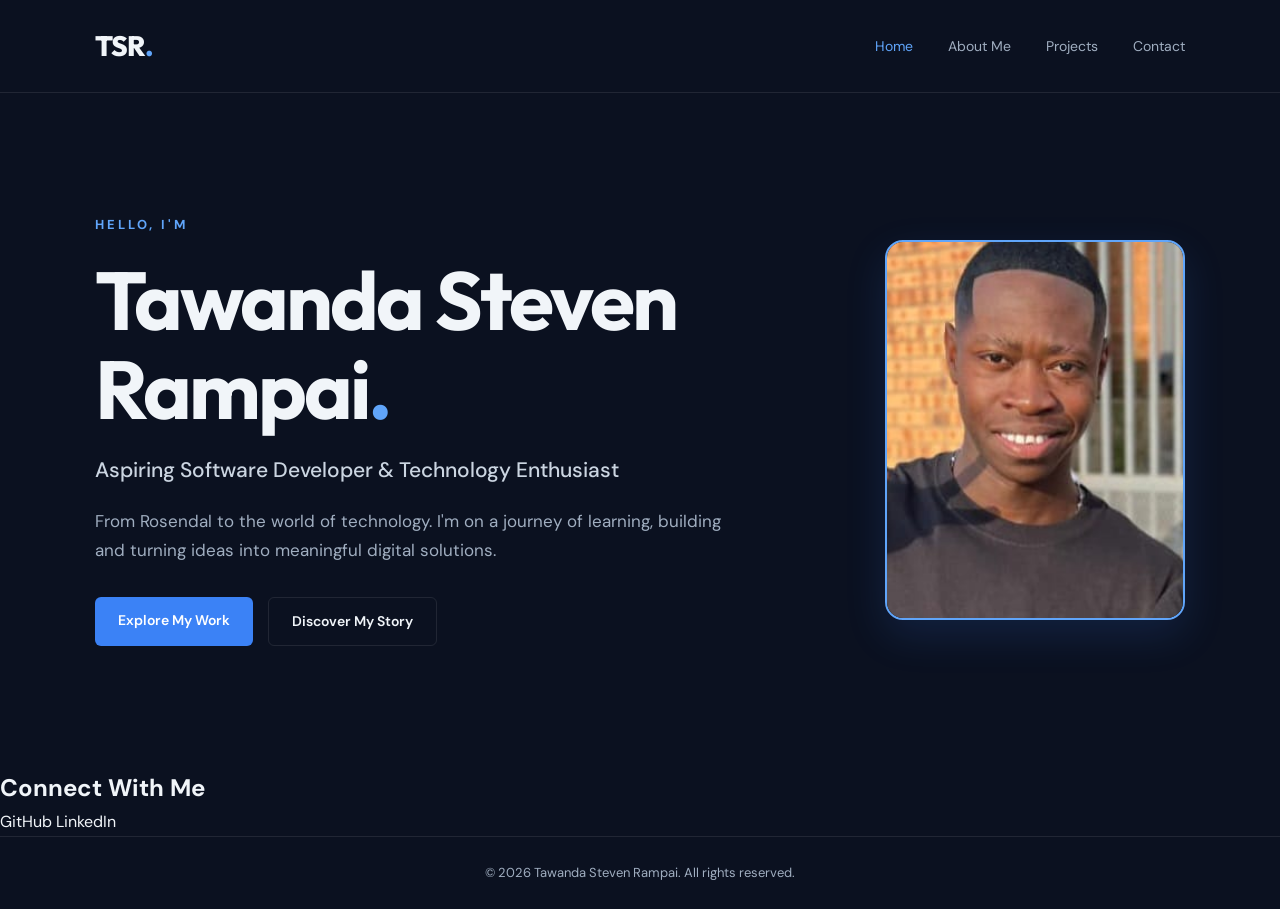
<file: index.html>
<!DOCTYPE html>
<html lang="en">

<head>
    <meta charset="UTF-8">
    <meta name="viewport" content="width=device-width, initial-scale=1.0">

    <title>Tawanda Steven Rampai | Software Developer Portfolio</title>

    <meta name="description" content="Personal portfolio of Tawanda Steven Rampai, a University of Limpopo Mathematical Science student exploring software development, programming and web projects.">

    <meta name="author" content="Tawanda Steven Rampai">
    <meta name="theme-color" content="#0b1120">

    <link rel="canonical" href="https://tawandarampai10-bot.github.io/tawanda-portfolio/">

    <meta property="og:type" content="website">
    <meta property="og:title" content="Tawanda Steven Rampai | Software Developer Portfolio">
    <meta property="og:description" content="Explore the portfolio, projects and learning journey of Tawanda Steven Rampai.">
    <meta property="og:url" content="https://tawandarampai10-bot.github.io/tawanda-portfolio/">
    <meta property="og:image" content="https://tawandarampai10-bot.github.io/tawanda-portfolio/assets/profile.jpg">

    <meta name="twitter:card" content="summary_large_image">
    <meta name="twitter:title" content="Tawanda Steven Rampai | Portfolio">
    <meta name="twitter:description" content="Aspiring software developer exploring programming and technology.">
    <meta name="twitter:image" content="https://tawandarampai10-bot.github.io/tawanda-portfolio/assets/profile.jpg">

    <link rel="stylesheet" href="css/style.css">
    <script type="application/ld+json">
{
  "@context": "https://schema.org",
  "@type": "Person",
  "name": "Tawanda Steven Rampai",
  "url": "https://tawandarampai10-bot.github.io/tawanda-portfolio/",
  "image": "https://tawandarampai10-bot.github.io/tawanda-portfolio/assets/profile.jpg",
  "jobTitle": "Aspiring Software Developer",
  "affiliation": {
    "@type": "CollegeOrUniversity",
    "name": "University of Limpopo"
  },
  "sameAs": [
    "https://github.com/tawandarampai10-bot",
    "https://www.linkedin.com/in/tawanda-rampai-848093382/"
  ]
}
</script>
</head>


<body>

    <header>
        <nav class="navbar">
            <a href="index.html" class="logo">TSR<span>.</span></a>

            <ul class="nav-links">
                <li><a href="index.html" class="active">Home</a></li>
                <li><a href="about.html">About Me</a></li>
                <li><a href="projects.html">Projects</a></li>
                <li><a href="contact.html">Contact</a></li>
            </ul>
        </nav>
    </header>

    <main>
        <section class="hero">

            <img src="assets/profile.jpg"
     alt="Portrait of Tawanda Steven Rampai"
     class="profile-image">

            <p class="intro">HELLO, I'M</p>

            <h1>Tawanda Steven<br>Rampai<span>.</span></h1>

            <h2>Aspiring Software Developer & Technology Enthusiast</h2>

            <p class="hero-description">
                From Rosendal to the world of technology.
                I'm on a journey of learning, building and turning
                ideas into meaningful digital solutions.
            </p>

            <div class="hero-buttons">
                <a href="projects.html" class="btn primary-btn">
                    Explore My Work
                </a>

                <a href="about.html" class="btn secondary-btn">
                    Discover My Story
                </a>
            </div>
        </section>
    </main>

    <section class="social-links">
    <h2>Connect With Me</h2>

    <a href="https://github.com/tawandarampai10-bot" target="_blank" rel="noopener noreferrer">
        GitHub
    </a>

    <a href="https://www.linkedin.com/in/tawanda-rampai-848093382/" target="_blank" rel="noopener noreferrer">
        LinkedIn
    </a>
</section>
    <footer>
        <p>© 2026 Tawanda Steven Rampai. All rights reserved.</p>
    </footer>

    <script src="js/script.js"></script>
</body>
</html>
</file>
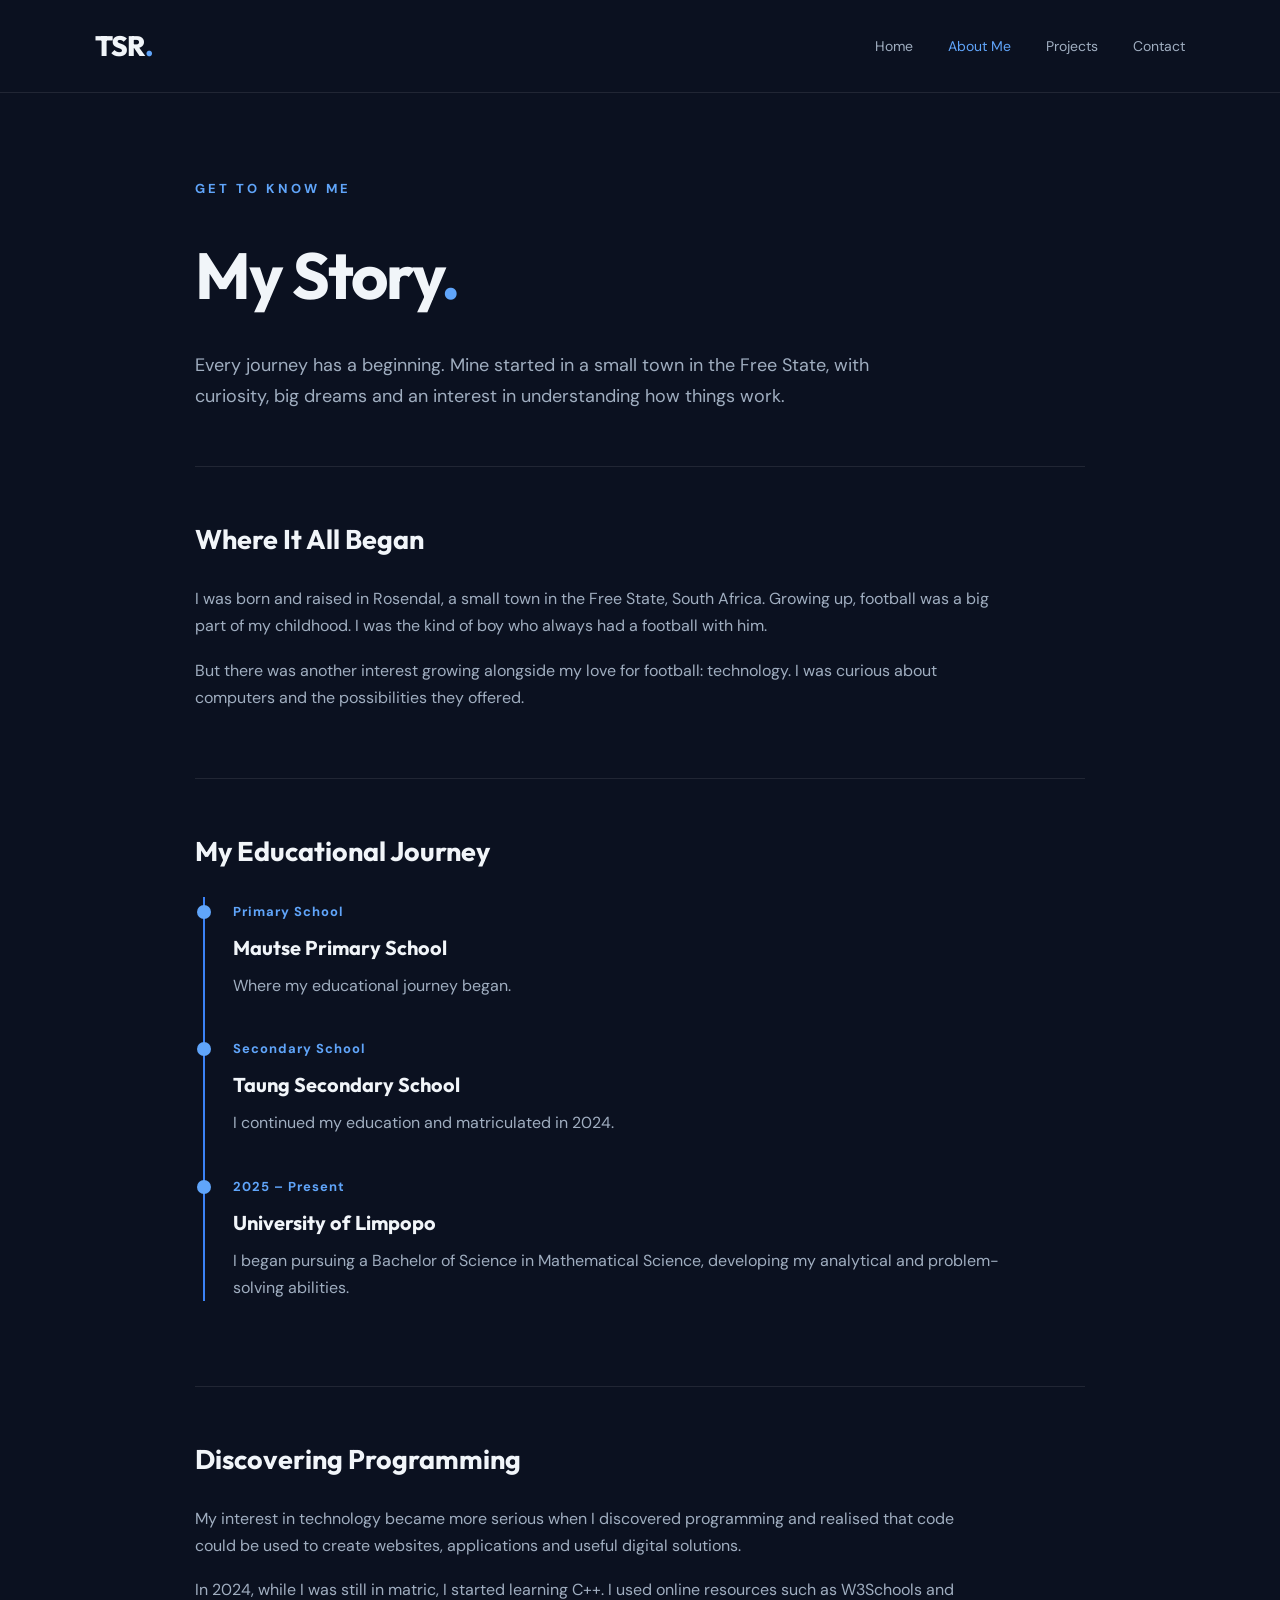
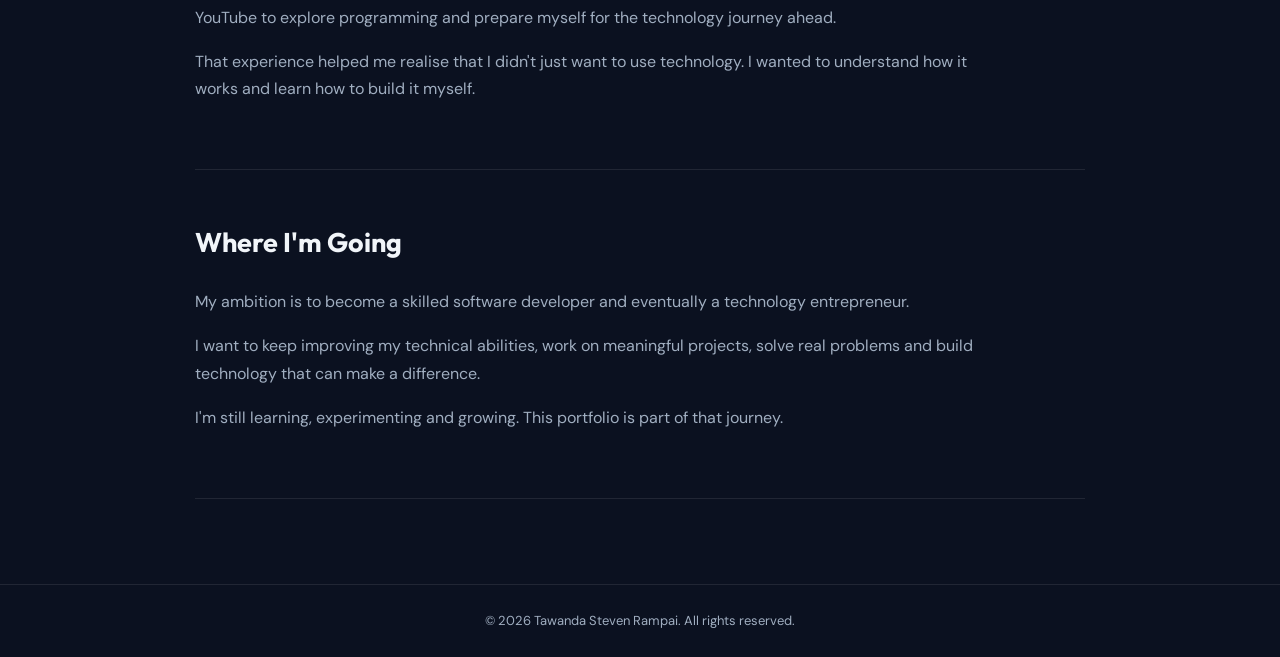
<file: about.html>
<!DOCTYPE html>
<html lang="en">
<head>
    <meta charset="UTF-8">
    <meta name="viewport" content="width=device-width, initial-scale=1.0">
    <meta name="description" content="Learn about the background, education and technology journey of Tawanda Steven Rampai.">
    <meta name="author" content="Tawanda Steven Rampai">
    <meta name="theme-color" content="#0b1120">
    <title>About Me | Tawanda Steven Rampai</title>
    <link rel="stylesheet" href="css/style.css">
</head>

<body>

    <header>
        <nav class="navbar">
            <a href="index.html" class="logo">TSR<span>.</span></a>

            <ul class="nav-links">
                <li><a href="index.html">Home</a></li>
                <li><a href="about.html" class="active">About Me</a></li>
                <li><a href="projects.html">Projects</a></li>
                <li><a href="contact.html">Contact</a></li>
            </ul>
        </nav>
    </header>

    <main class="about-page">

        <section class="about-intro">
            <p class="intro">GET TO KNOW ME</p>
            <h1>My Story<span>.</span></h1>

            <p>
                Every journey has a beginning. Mine started in a small
                town in the Free State, with curiosity, big dreams and
                an interest in understanding how things work.
            </p>
        </section>

        <section class="story-section">
            <h2>Where It All Began</h2>

            <p>
                I was born and raised in Rosendal, a small town in the
                Free State, South Africa. Growing up, football was a
                big part of my childhood. I was the kind of boy who
                always had a football with him.
            </p>

            <p>
                But there was another interest growing alongside my
                love for football: technology. I was curious about
                computers and the possibilities they offered.
            </p>
        </section>

        <section class="story-section">
            <h2>My Educational Journey</h2>

            <div class="timeline">

                <div class="timeline-item">
                    <span class="timeline-year">Primary School</span>
                    <h3>Mautse Primary School</h3>
                    <p>Where my educational journey began.</p>
                </div>

                <div class="timeline-item">
                    <span class="timeline-year">Secondary School</span>
                    <h3>Taung Secondary School</h3>
                    <p>
                        I continued my education and matriculated
                        in 2024.
                    </p>
                </div>

                <div class="timeline-item">
                    <span class="timeline-year">2025 – Present</span>
                    <h3>University of Limpopo</h3>
                    <p>
                        I began pursuing a Bachelor of Science in
                        Mathematical Science, developing my
                        analytical and problem-solving abilities.
                    </p>
                </div>

            </div>
        </section>

        <section class="story-section">
            <h2>Discovering Programming</h2>

            <p>
                My interest in technology became more serious when
                I discovered programming and realised that code
                could be used to create websites, applications and
                useful digital solutions.
            </p>

            <p>
                In 2024, while I was still in matric, I started
                learning C++. I used online resources such as
                W3Schools and YouTube to explore programming and
                prepare myself for the technology journey ahead.
            </p>

            <p>
                That experience helped me realise that I didn't
                just want to use technology. I wanted to understand
                how it works and learn how to build it myself.
            </p>
        </section>

        <section class="story-section">
            <h2>Where I'm Going</h2>

            <p>
                My ambition is to become a skilled software developer
                and eventually a technology entrepreneur.
            </p>

            <p>
                I want to keep improving my technical abilities,
                work on meaningful projects, solve real problems
                and build technology that can make a difference.
            </p>

            <p>
                I'm still learning, experimenting and growing.
                This portfolio is part of that journey.
            </p>
        </section>

    </main>

    <footer>
        <p>© 2026 Tawanda Steven Rampai. All rights reserved.</p>
    </footer>

    <script src="js/script.js"></script>
</body>
</html>
</file>
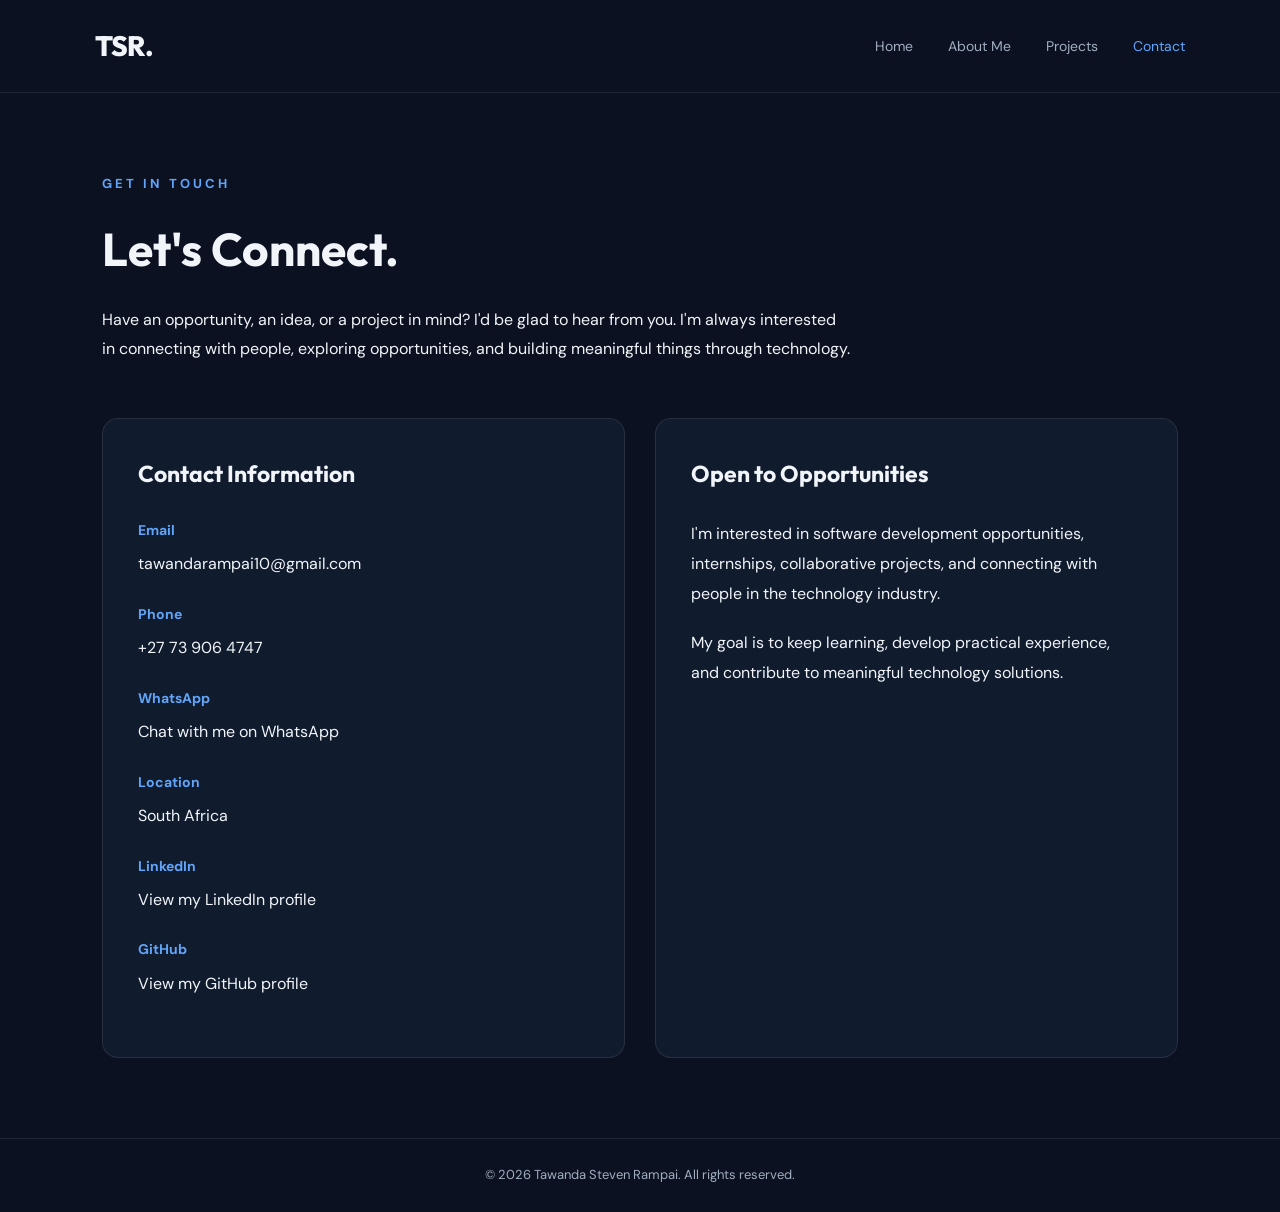
<file: contact.html>
<!DOCTYPE html>
<html lang="en">
<head>
    <meta charset="UTF-8">
    <meta name="viewport" content="width=device-width, initial-scale=1.0">

    <meta name="description" content="Contact Tawanda Steven Rampai for software development opportunities, internships, collaborations and professional connections.">

    <meta name="author" content="Tawanda Steven Rampai">
    <meta name="theme-color" content="#0b1120">

    <title>Contact | Tawanda Steven Rampai</title>

    <link rel="stylesheet" href="css/style.css">
</head>

<body>

    <!-- Navigation -->
    <header>
        <nav class="navbar">

            <a href="index.html" class="logo">TSR.</a>

            <ul class="nav-links">
                <li><a href="index.html">Home</a></li>
                <li><a href="about.html">About Me</a></li>
                <li><a href="projects.html">Projects</a></li>
                <li><a href="contact.html" class="active">Contact</a></li>
            </ul>

        </nav>
    </header>


    <!-- Contact Page -->
    <main class="contact-page">

        <section class="contact-intro">

            <p class="section-label">GET IN TOUCH</p>

            <h1>Let's Connect.</h1>

            <p>
                Have an opportunity, an idea, or a project in mind?
                I'd be glad to hear from you. I'm always interested
                in connecting with people, exploring opportunities,
                and building meaningful things through technology.
            </p>

        </section>


        <!-- Contact Information -->
        <section class="contact-content">

            <div class="contact-details">

                <h2>Contact Information</h2>

                <!-- Email -->
                <div class="contact-item">

                    <h3>Email</h3>

                    <p>
                        <a href="mailto:tawandarampai10@gmail.com">
                            tawandarampai10@gmail.com
                        </a>
                    </p>

                </div>


                <!-- Phone -->
                <div class="contact-item">

                    <h3>Phone</h3>

                    <p>
                        <a href="tel:+27739064747">
                            +27 73 906 4747
                        </a>
                    </p>

                </div>


                <!-- WhatsApp -->
                <div class="contact-item">

                    <h3>WhatsApp</h3>

                    <p>
                        <a href="https://wa.me/27739064747"
                           target="_blank"
                           rel="noopener noreferrer">
                            Chat with me on WhatsApp
                        </a>
                    </p>

                </div>


                <!-- Location -->
                <div class="contact-item">

                    <h3>Location</h3>

                    <p>South Africa</p>

                </div>


                <!-- LinkedIn -->
                <div class="contact-item">

                    <h3>LinkedIn</h3>

                    <p>
                        <a href="https://www.linkedin.com/in/tawanda-rampai-848093382/"
                           target="_blank"
                           rel="noopener noreferrer">
                            View my LinkedIn profile
                        </a>
                    </p>

                </div>


                <!-- GitHub -->
<div class="contact-item">

    <h3>GitHub</h3>

    <p>
        <a href="https://github.com/tawandarampai10-bot"
           target="_blank"
           rel="noopener noreferrer">
            View my GitHub profile
        </a>
    </p>

</div>

            </div>


            <!-- Professional Opportunities -->
            <div class="contact-message">

                <h2>Open to Opportunities</h2>

                <p>
                    I'm interested in software development opportunities,
                    internships, collaborative projects, and connecting
                    with people in the technology industry.
                </p>

                <p>
                    My goal is to keep learning, develop practical
                    experience, and contribute to meaningful technology
                    solutions.
                </p>

            </div>

        </section>

    </main>


    <!-- Footer -->
    <footer>

        <p>
            © 2026 Tawanda Steven Rampai. All rights reserved.
        </p>

    </footer>


    <script src="js/script.js"></script>

</body>
</html>
</file>
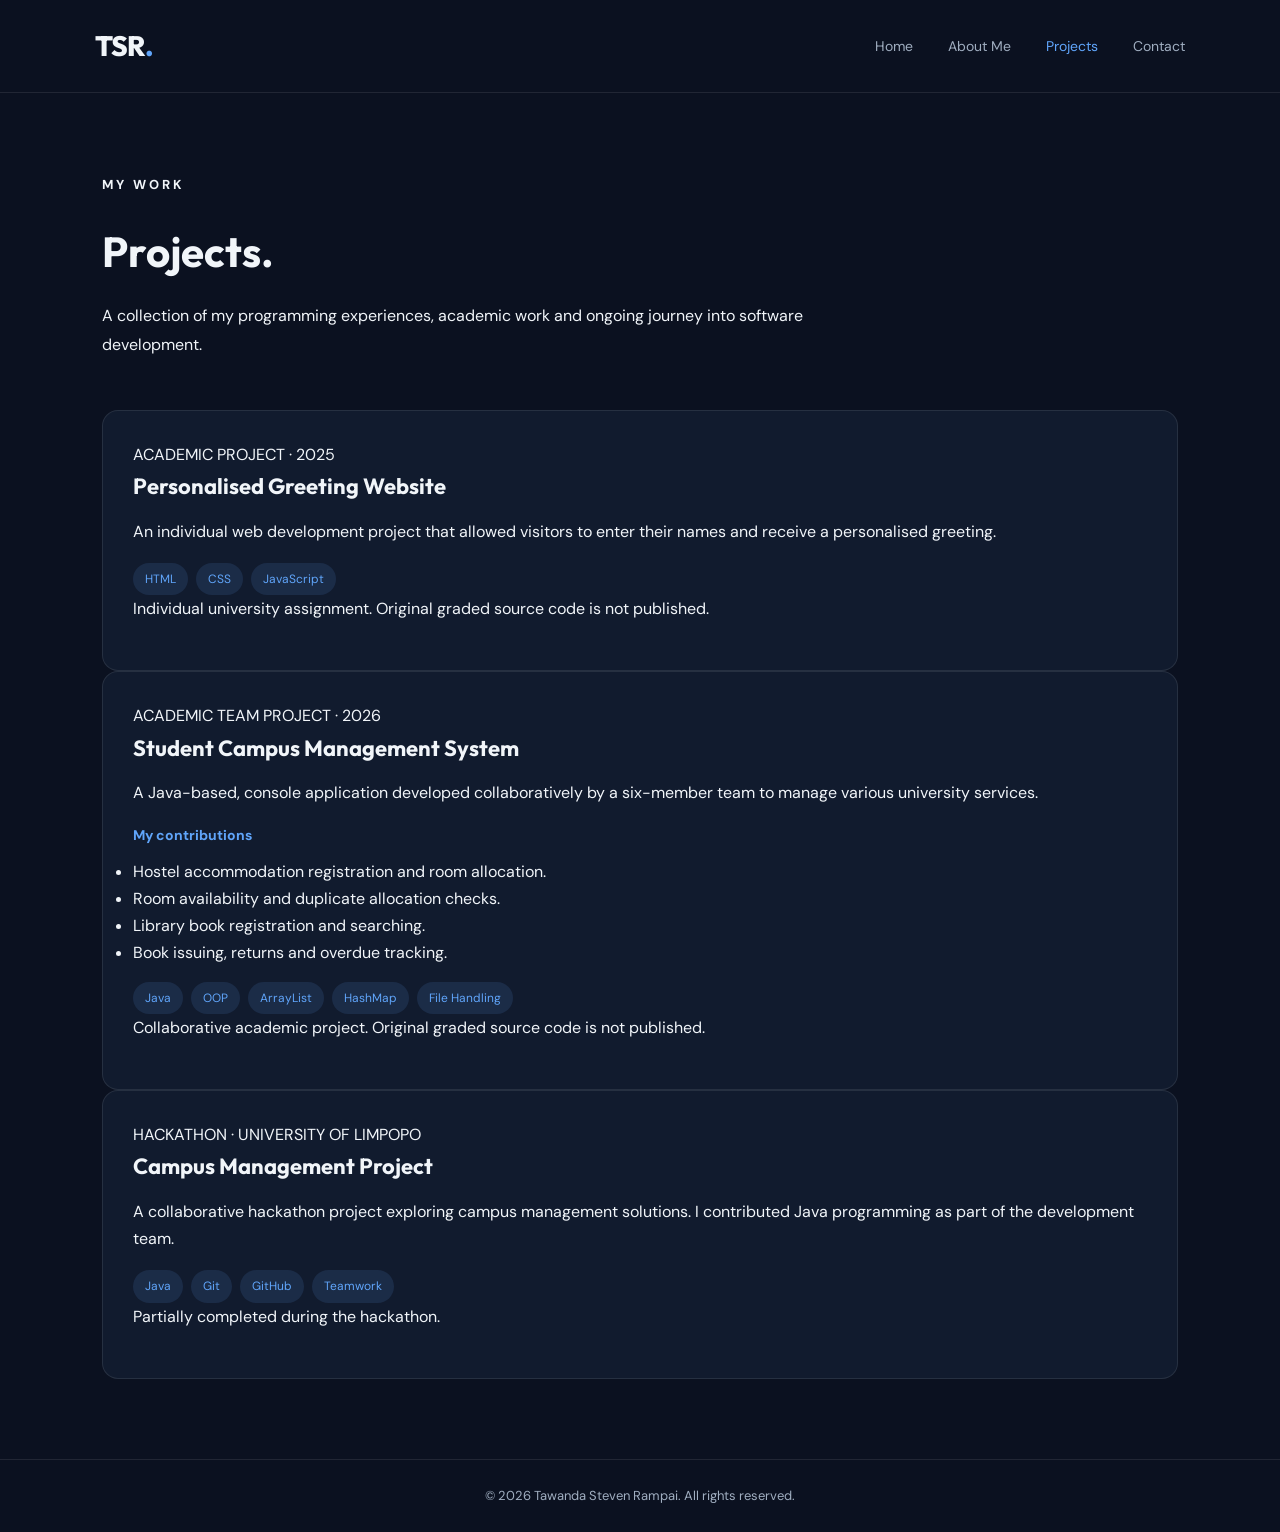
<file: projects.html>
<!DOCTYPE html>
<html lang="en">
<head>
    <meta charset="UTF-8">
    <meta name="viewport" content="width=device-width, initial-scale=1.0">

    <meta name="description" content="Explore the academic software development projects of Tawanda Steven Rampai, featuring Java, HTML, CSS and JavaScript.">

    <meta name="author" content="Tawanda Steven Rampai">
    <meta name="theme-color" content="#0b1120">

    <title>Projects | Tawanda Steven Rampai</title>

    <link rel="stylesheet" href="css/style.css">
</head>

<body>

    <header>
        <nav class="navbar">
            <a href="index.html" class="logo">TSR<span>.</span></a>

            <ul class="nav-links">
                <li><a href="index.html">Home</a></li>
                <li><a href="about.html">About Me</a></li>
                <li><a href="projects.html" class="active">Projects</a></li>
                <li><a href="contact.html">Contact</a></li>
            </ul>
        </nav>
    </header>

    <main class="projects-page">

        <section class="projects-intro">
            <p class="intro">MY WORK</p>
            <h1>Projects<span>.</span></h1>

            <p>
                A collection of my programming experiences,
                academic work and ongoing journey into software development.
            </p>
        </section>

        <section class="project-list">

            <article class="project-card">
                <span class="project-type">ACADEMIC PROJECT · 2025</span>
                <h2>Personalised Greeting Website</h2>

                <p>
                    An individual web development project that allowed
                    visitors to enter their names and receive a
                    personalised greeting.
                </p>

                <div class="project-tech">
                    <span>HTML</span>
                    <span>CSS</span>
                    <span>JavaScript</span>
                </div>

                <p class="project-note">
                    Individual university assignment.
                    Original graded source code is not published.
                </p>
            </article>

            <article class="project-card">
                <span class="project-type">ACADEMIC TEAM PROJECT · 2026</span>
                <h2>Student Campus Management System</h2>

                <p>
                    A Java-based, console application developed
                    collaboratively by a six-member team to manage
                    various university services.
                </p>

                <h3>My contributions</h3>

                <ul>
                    <li>Hostel accommodation registration and room allocation.</li>
                    <li>Room availability and duplicate allocation checks.</li>
                    <li>Library book registration and searching.</li>
                    <li>Book issuing, returns and overdue tracking.</li>
                </ul>

                <div class="project-tech">
                    <span>Java</span>
                    <span>OOP</span>
                    <span>ArrayList</span>
                    <span>HashMap</span>
                    <span>File Handling</span>
                </div>

                <p class="project-note">
                    Collaborative academic project.
                    Original graded source code is not published.
                </p>
            </article>

            <article class="project-card">
                <span class="project-type">HACKATHON · UNIVERSITY OF LIMPOPO</span>
                <h2>Campus Management Project</h2>

                <p>
                    A collaborative hackathon project exploring
                    campus management solutions. I contributed
                    Java programming as part of the development team.
                </p>

                <div class="project-tech">
                    <span>Java</span>
                    <span>Git</span>
                    <span>GitHub</span>
                    <span>Teamwork</span>
                </div>

                <p class="project-note">
                    Partially completed during the hackathon.
                </p>
            </article>

        </section>

    </main>

    <footer>
        <p>© 2026 Tawanda Steven Rampai. All rights reserved.</p>
    </footer>

    <script src="js/script.js"></script>

</body>
</html>
</file>
<file: css/style.css>
/* =================================
   1. GLOBAL SETTINGS
================================= */

@import url('https://fonts.googleapis.com/css2?family=DM+Sans:wght@400;500;600;700&family=Outfit:wght@400;500;600;700;800&display=swap');

:root {
    --background: #0b1120;
    --surface: #111b2e;
    --surface-light: #17243a;
    --text: #f1f5f9;
    --muted: #a0aec0;
    --accent: #60a5fa;
    --accent-dark: #3b82f6;
    --border: rgba(255, 255, 255, 0.09);
}

* {
    margin: 0;
    padding: 0;
    box-sizing: border-box;
}

html {
    scroll-behavior: smooth;
}

body {
    background: var(--background);
    color: var(--text);
    font-family: 'DM Sans', sans-serif;
    line-height: 1.7;
}

a {
    text-decoration: none;
    color: inherit;
}

/* =================================
   2. NAVIGATION BAR
================================= */

header {
    width: 100%;
    border-bottom: 1px solid var(--border);
    background: rgba(11, 17, 32, 0.95);
}

.navbar {
    max-width: 1150px;
    margin: auto;
    padding: 22px 30px;
    display: flex;
    justify-content: space-between;
    align-items: center;
}

.logo {
    font-family: 'Outfit', sans-serif;
    font-size: 28px;
    font-weight: 800;
    letter-spacing: -1px;
}

.logo span,
.hero h1 span,
.about-intro h1 span {
    color: var(--accent);
}

.nav-links {
    display: flex;
    align-items: center;
    gap: 35px;
    list-style: none;
}

.nav-links a {
    color: var(--muted);
    font-size: 14px;
    transition: color 0.3s ease;
}

.nav-links a:hover,
.nav-links a.active {
    color: var(--accent);
}

/* =================================
   3. HOME PAGE
================================= */

.hero {
    max-width: 1150px;
    min-height: 75vh;
    margin: auto;
    padding: 110px 30px;
    display: flex;
    flex-direction: column;
    justify-content: center;
    align-items: flex-start;
}

.intro {
    color: var(--accent);
    font-size: 13px;
    font-weight: 700;
    letter-spacing: 3px;
    margin-bottom: 20px;
}

.hero h1 {
    font-family: 'Outfit', sans-serif;
    font-size: clamp(48px, 8vw, 82px);
    line-height: 1.08;
    letter-spacing: -3px;
    margin-bottom: 20px;
}

.hero h2 {
    color: #cbd5e1;
    font-size: 21px;
    font-weight: 500;
    margin-bottom: 18px;
}

.hero-description {
    max-width: 650px;
    color: var(--muted);
    font-size: 17px;
    margin-bottom: 32px;
}

.hero-buttons {
    display: flex;
    gap: 15px;
    flex-wrap: wrap;
}

.btn {
    display: inline-block;
    padding: 12px 23px;
    border-radius: 6px;
    font-size: 14px;
    font-weight: 600;
    transition: 0.3s ease;
}

.primary-btn {
    background: var(--accent-dark);
    color: white;
}

.primary-btn:hover {
    background: #2563eb;
    transform: translateY(-2px);
}

.secondary-btn {
    border: 1px solid var(--border);
    color: var(--text);
}

.secondary-btn:hover {
    border-color: var(--accent);
    color: var(--accent);
}

/* =================================
   4. ABOUT PAGE
================================= */

.about-page {
    max-width: 950px;
    margin: auto;
    padding: 85px 30px;
}

.about-intro {
    padding-bottom: 55px;
    border-bottom: 1px solid var(--border);
}

.about-intro h1 {
    font-family: 'Outfit', sans-serif;
    font-size: clamp(42px, 7vw, 65px);
    letter-spacing: -2px;
    margin-bottom: 20px;
}

.about-intro > p:last-child {
    max-width: 720px;
    color: var(--muted);
    font-size: 18px;
}

.story-section {
    padding: 50px 0;
    border-bottom: 1px solid var(--border);
}

.story-section h2 {
    font-family: 'Outfit', sans-serif;
    font-size: 27px;
    margin-bottom: 22px;
}

.story-section p {
    color: var(--muted);
    margin-bottom: 17px;
    max-width: 800px;
}

/* =================================
   5. EDUCATION TIMELINE
================================= */

.timeline {
    border-left: 2px solid var(--accent-dark);
    margin-left: 8px;
    padding-left: 28px;
}

.timeline-item {
    position: relative;
    margin-bottom: 35px;
}

.timeline-item::before {
    content: "";
    position: absolute;
    left: -36px;
    top: 8px;
    width: 14px;
    height: 14px;
    background: var(--accent);
    border-radius: 50%;
}

.timeline-year {
    color: var(--accent);
    font-size: 13px;
    font-weight: 700;
    letter-spacing: 1px;
}

.timeline-item h3 {
    font-family: 'Outfit', sans-serif;
    font-size: 20px;
    margin: 7px 0;
}

/* =================================
   6. FOOTER
================================= */

footer {
    border-top: 1px solid var(--border);
    padding: 25px 30px;
    text-align: center;
    color: var(--muted);
    font-size: 13px;
}

/* =================================
   7. MOBILE RESPONSIVENESS
================================= */

@media (max-width: 650px) {

    .navbar {
        padding: 18px 20px;
        flex-direction: column;
        gap: 15px;
    }

    .nav-links {
        gap: 18px;
        flex-wrap: wrap;
        justify-content: center;
    }

    .hero {
        padding: 75px 22px;
        min-height: 70vh;
    }

    .hero h1 {
        letter-spacing: -2px;
    }

    .hero h2 {
        font-size: 18px;
    }

    .about-page {
        padding: 65px 22px;
    }

    .story-section {
        padding: 38px 0;
    }
}


/* =================================
   8. PROFILE PHOTO
================================= */

.hero {
    position: relative;
    padding-right: 380px;
}

.profile-image {
    position: absolute;
    right: 30px;
    top: 50%;
    transform: translateY(-50%);

    width: 300px;
    height: 380px;

    object-fit: cover;
    object-position: center 25%;

    border-radius: 18px;
    border: 2px solid var(--accent);

    box-shadow: 0 15px 40px rgba(59, 130, 246, 0.15);
}

/* Mobile layout */

@media (max-width: 650px) {
    .hero {
        padding: 65px 22px;
    }

    .profile-image {
        position: relative;
        top: auto;
        right: auto;
        transform: none;

        width: 220px;
        height: 270px;

        margin-bottom: 35px;
    }
}

/* =================================
   9. PROJECTS PAGE
================================= */

.projects-page {
    padding: 80px 8%;
    min-height: 80vh;
}

.projects-intro {
    max-width: 750px;
    margin-bottom: 50px;
}

.projects-intro h1 {
    font-family: 'Outfit', sans-serif;
    font-size: 42px;
    margin-bottom: 15px;
}

.projects-intro p {
    color: var(--text-muted);
    line-height: 1.8;
}

.projects-grid {
    display: grid;
    grid-template-columns: repeat(auto-fit, minmax(280px, 1fr));
    gap: 25px;
}

.project-card {
    background: var(--surface);
    border: 1px solid var(--border);
    border-radius: 16px;
    padding: 30px;
    transition: 0.3s ease;
}

.project-card:hover {
    transform: translateY(-6px);
    border-color: var(--accent);
}

.project-card h2 {
    font-family: 'Outfit', sans-serif;
    font-size: 22px;
    margin-bottom: 12px;
}

.project-card p {
    color: var(--text-muted);
    line-height: 1.7;
    margin-bottom: 18px;
}

.project-card h3 {
    font-size: 14px;
    margin-bottom: 10px;
    color: var(--accent);
}

.project-tech {
    display: flex;
    flex-wrap: wrap;
    gap: 8px;
    margin-top: 15px;
}

.project-tech span {
    background: rgba(96, 165, 250, 0.12);
    color: var(--accent);
    padding: 6px 12px;
    border-radius: 20px;
    font-size: 12px;
}

.project-status {
    display: inline-block;
    font-size: 12px;
    color: var(--accent);
    margin-bottom: 15px;
    letter-spacing: 1px;
}

/* Mobile layout */
@media (max-width: 650px) {
    .projects-page {
        padding: 55px 22px;
    }

    .projects-intro h1 {
        font-size: 32px;
    }
}


/* =================================
   10. CONTACT PAGE
================================= */

.contact-page {
    min-height: 80vh;
    padding: 80px 8%;
}

.contact-intro {
    max-width: 750px;
    margin-bottom: 55px;
}

.section-label {
    color: var(--accent);
    font-size: 13px;
    font-weight: 700;
    letter-spacing: 3px;
    margin-bottom: 15px;
}

.contact-intro h1 {
    font-family: 'Outfit', sans-serif;
    font-size: 46px;
    margin-bottom: 18px;
}

.contact-intro > p:last-child {
    color: var(--text-muted);
    line-height: 1.8;
}

.contact-content {
    display: grid;
    grid-template-columns: 1fr 1fr;
    gap: 30px;
}

.contact-details,
.contact-message {
    background: var(--surface);
    border: 1px solid var(--border);
    border-radius: 16px;
    padding: 35px;
}

.contact-details h2,
.contact-message h2 {
    font-family: 'Outfit', sans-serif;
    font-size: 23px;
    margin-bottom: 25px;
}

.contact-item {
    margin-bottom: 25px;
}

.contact-item h3 {
    color: var(--accent);
    font-size: 14px;
    margin-bottom: 8px;
}

.contact-item p {
    color: var(--text-muted);
    line-height: 1.7;
    overflow-wrap: anywhere;
}

.contact-item a {
    color: var(--text-main);
    text-decoration: none;
    transition: 0.3s ease;
}

.contact-item a:hover {
    color: var(--accent);
}

.contact-message p {
    color: var(--text-muted);
    line-height: 1.9;
    margin-bottom: 18px;
}

/* Mobile layout */
@media (max-width: 750px) {
    .contact-page {
        padding: 55px 22px;
    }

    .contact-intro h1 {
        font-size: 35px;
    }

    .contact-content {
        grid-template-columns: 1fr;
    }

    .contact-details,
    .contact-message {
        padding: 25px;
    }
}


/* =================================
   11. PAGE ANIMATIONS
================================= */

body {
    opacity: 0;
    transition: opacity 0.7s ease;
}

body.page-loaded {
    opacity: 1;
}

/* Smooth scrolling */
html {
    scroll-behavior: smooth;
}

/* Interactive links and buttons */
a,
button {
    transition: all 0.3s ease;
}
</file>
